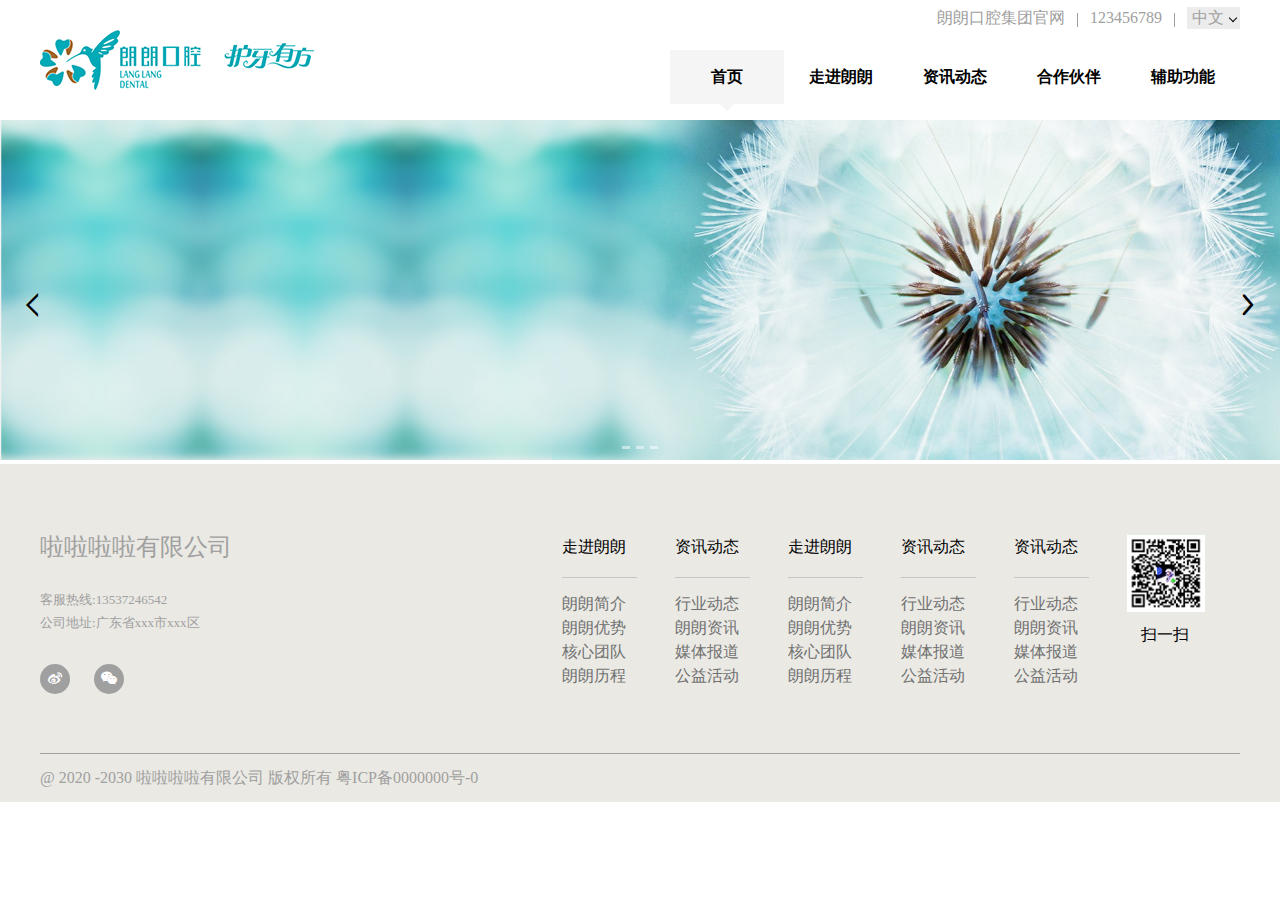
<file: index.html>
<!DOCTYPE html>
<html lang="en">

<head>
    <meta charset="UTF-8">
    <meta name="viewport" content="width=device-width, initial-scale=1.0">
    <title>学习Document</title>
    <meta name="description" content="">
    <!--项目描述-->
    <meta name="keywords" content="">
    <!--搜索关键字-->
    <link rel="shortcut icon" href="favicon.ico" type="image/x-icon" />
    <link rel="stylesheet" href="./css/normalize.css">
    <link rel="stylesheet" href="./css/common.css">
    <link rel="stylesheet" href="./css/main.css">
    <link rel="stylesheet" href="./font/font-awesome-4.7.0/css/font-awesome.min.css">
    <link rel="stylesheet" href="./font/iconfont/iconfont.css">

</head>

<body>
    <!--头部--->
    <div class="container">
        <header class="clearfix">
            <h1 class="logo pull-left">
                <a href="https://www.baidu.com/" title="点就跳" target="_blank">
                    <!--target="_blank"新窗口打开网页-->
                    <img src="./images/logo.jpg" alt="朗朗">
                </a>

            </h1>
            <div class="pull-right">
                <div class="menu-link">
                    <div class="lang">中文
                        <!--*向下箭头第一种方法<i></i>-->
                        <ul>
                            <a href="">中文</a>
                            <a href="">英文</a>
                        </ul>
                    </div>
                    <span> </span>
                    <a href="tel:123456789" title="123456789">123456789</a>
                    <span> </span>
                    <a href="https://www.baidu.com/" title="朗朗">朗朗口腔集团官网</a>
                </div>
                <nav>
                    <ul class="clearfix">
                        <li class="current">
                            <a href="index.html" title="首页">首页</a>

                        </li>
                        <li>
                            <a href="index.html" title="首页">走进朗朗</a>
                            <ul>
                                <li><a href="index.html" title="朗朗简介">朗朗简介</a></li>
                                <li><a href="index.html" title="朗朗优势">朗朗优势</a></li>
                                <li><a href="index.html" title="核心团队">核心团队</a></li>
                                <li><a href="index.html" title="朗朗历程">朗朗历程</a></li>
                            </ul>
                        </li>
                        <li>
                            <a href="index.html" title="首页">资讯动态</a>
                        </li>
                        <li>
                            <a href="index.html" title="首页">合作伙伴</a>
                        </li>
                        <li>
                            <a href="index.html" title="首页">辅助功能</a>
                        </li>
                    </ul>
                </nav>
            </div>
        </header>
    </div>
    <!--主体-->
    <div id="slide-wrap">
        <div class="slide-content">
            <ul class="clearfix ">
                <li><img src="images/shildimg.jpg" alt="看一看" style="width: 100%;"></li>
                <li><img src="images/shildimg.jpg" alt="看一看" style="width: 100%;"></li>
                <li><img src="images/shildimg.jpg" alt="看一看" style="width: 100%;"></li>
            </ul>

        </div>
        <ul class="slide-nav">
            <a href="javascript: void(0);"></a>
            <a href="javascript: void(0);"></a>
            <a href="javascript: void(0);"></a>
        </ul>
        <span class="slide-prev"><i class="iconfont icon-jiantou4"></i></span>
        <span class="slide-next"><i class="iconfont icon-jiantou"></i></span>

    </div>


    <!--脚部-->
    <footer>
        <div class="container">
            <div class="clearfix">
                <div class="pull-left">
                    <address class="footer-address">
                        <h5>啦啦啦啦有限公司</h5>
                        <p>客服热线:<a href="tel:13537246542" title="13537246542">13537246542</a></p>
                        <p>公司地址:广东省xxx市xxx区</p>
                    </address>
                    <ul class="share clearfix">
                        <a href="" class="sing-share">
                            <p>
                                <img src="./images/shareimg.png" alt="">
                            </p>
                            <i class=" fa fa-weibo" aria-hidden="true"></i>
                        </a>
                        <a href="" class="wechat-share">
                            <p>
                                <img src="./images/shareimg.png" alt="">
                            </p>
                            <i class=" fa fa-weixin" aria-hidden="true"></i>
                        </a>

                    </ul>
                </div>
                <div class="pull-right">
                    <ul class="footer-menu clearfix">
                        <dl>
                            <dt><a href="index.html" title="走进朗朗"></a>走进朗朗</dt>
                            <dd><a href="index.html" title="朗朗简介">朗朗简介</a></dd>
                            <dd><a href="index.html" title="朗朗优势">朗朗优势</a></dd>
                            <dd><a href="index.html" title="核心团队">核心团队</a></dd>
                            <dd><a href="index.html" title="朗朗历程">朗朗历程</a></dd>
                        </dl>
                        <dl>
                            <dt>资讯动态</dt>
                            <dd><a href="index.html" title="行业动态">行业动态</a></dd>
                            <dd><a href="index.html" title="朗朗资讯">朗朗资讯</a></dd>
                            <dd><a href="index.html" title="媒体报道">媒体报道</a></dd>
                            <dd><a href="index.html" title="公益活动">公益活动</a></dd>
                        </dl>
                        <dl>
                            <dt><a href="index.html" title="走进朗朗"></a>走进朗朗</dt>
                            <dd><a href="index.html" title="朗朗简介">朗朗简介</a></dd>
                            <dd><a href="index.html" title="朗朗优势">朗朗优势</a></dd>
                            <dd><a href="index.html" title="核心团队">核心团队</a></dd>
                            <dd><a href="index.html" title="朗朗历程">朗朗历程</a></dd>
                        </dl>
                        <dl>
                            <dt>资讯动态</dt>
                            <dd><a href="index.html" title="行业动态">行业动态</a></dd>
                            <dd><a href="index.html" title="朗朗资讯">朗朗资讯</a></dd>
                            <dd><a href="index.html" title="媒体报道">媒体报道</a></dd>
                            <dd><a href="index.html" title="公益活动">公益活动</a></dd>
                        </dl>
                        <dl>
                            <dt>资讯动态</dt>
                            <dd><a href="index.html" title="行业动态">行业动态</a></dd>
                            <dd><a href="index.html" title="朗朗资讯">朗朗资讯</a></dd>
                            <dd><a href="index.html" title="媒体报道">媒体报道</a></dd>
                            <dd><a href="index.html" title="公益活动">公益活动</a></dd>
                        </dl>
                        <dl>
                            <img src="./images/shareimg.png" alt="扫一扫">
                            <p class="text-center"> 扫一扫</p>

                        </dl>
                    </ul>
                </div>
            </div>
            <div id="copyright">@ 2020 -2030 啦啦啦啦有限公司 版权所有 粤ICP备0000000号-0</div>
        </div>
    </footer>

    <script src="js/banner.js"></script>
</body>

</html>

<!---->
</file>
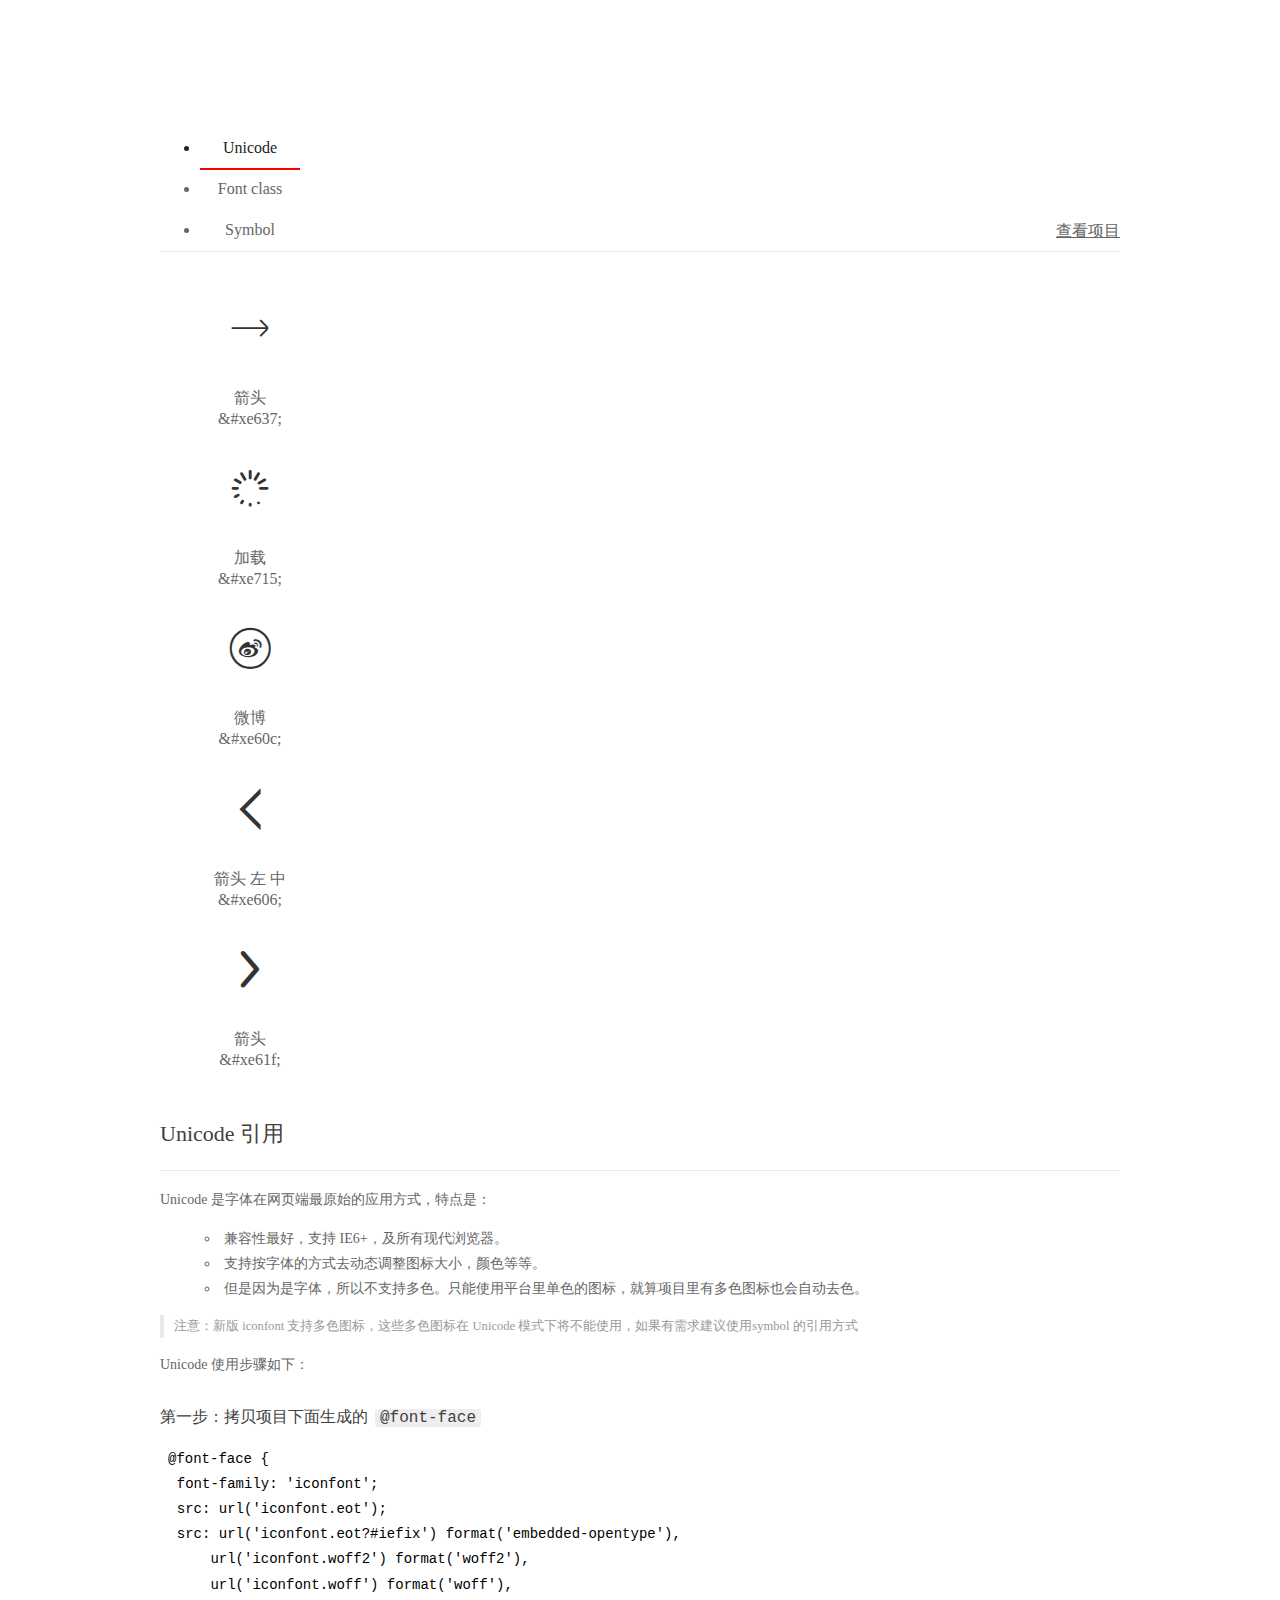
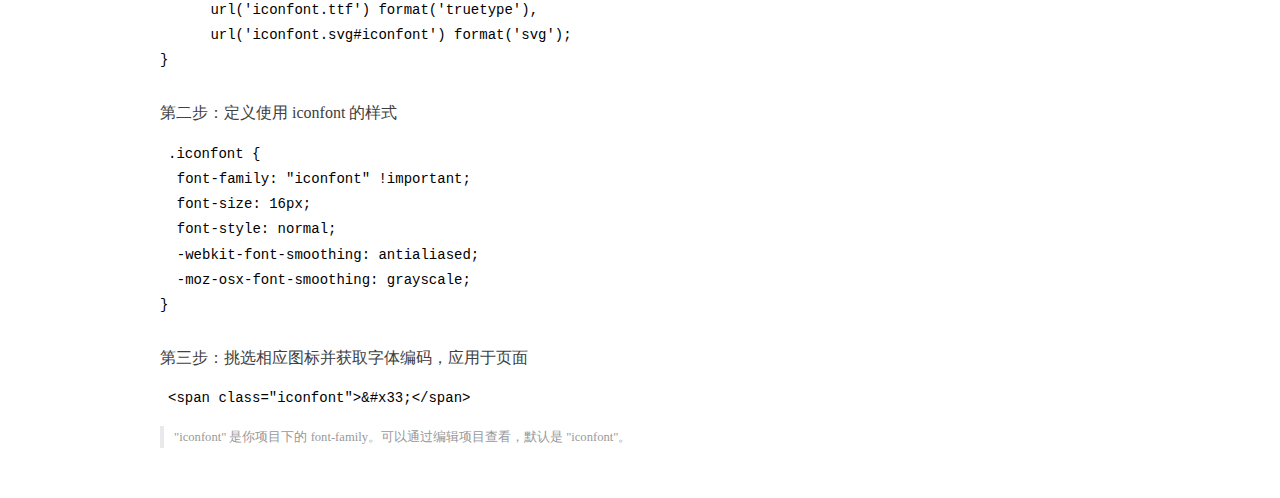
<file: font/iconfont/demo_index.html>
<!DOCTYPE html>
<html>
<head>
  <meta charset="utf-8"/>
  <title>IconFont Demo</title>
  <link rel="shortcut icon" href="https://img.alicdn.com/tps/i4/TB1_oz6GVXXXXaFXpXXJDFnIXXX-64-64.ico" type="image/x-icon"/>
  <link rel="stylesheet" href="https://g.alicdn.com/thx/cube/1.3.2/cube.min.css">
  <link rel="stylesheet" href="demo.css">
  <link rel="stylesheet" href="iconfont.css">
  <script src="iconfont.js"></script>
  <!-- jQuery -->
  <script src="https://a1.alicdn.com/oss/uploads/2018/12/26/7bfddb60-08e8-11e9-9b04-53e73bb6408b.js"></script>
  <!-- 代码高亮 -->
  <script src="https://a1.alicdn.com/oss/uploads/2018/12/26/a3f714d0-08e6-11e9-8a15-ebf944d7534c.js"></script>
</head>
<body>
  <div class="main">
    <h1 class="logo"><a href="https://www.iconfont.cn/" title="iconfont 首页" target="_blank">&#xe86b;</a></h1>
    <div class="nav-tabs">
      <ul id="tabs" class="dib-box">
        <li class="dib active"><span>Unicode</span></li>
        <li class="dib"><span>Font class</span></li>
        <li class="dib"><span>Symbol</span></li>
      </ul>
      
      <a href="https://www.iconfont.cn/manage/index?manage_type=myprojects&projectId=1807315" target="_blank" class="nav-more">查看项目</a>
      
    </div>
    <div class="tab-container">
      <div class="content unicode" style="display: block;">
          <ul class="icon_lists dib-box">
          
            <li class="dib">
              <span class="icon iconfont">&#xe637;</span>
                <div class="name">箭头</div>
                <div class="code-name">&amp;#xe637;</div>
              </li>
          
            <li class="dib">
              <span class="icon iconfont">&#xe715;</span>
                <div class="name">加载</div>
                <div class="code-name">&amp;#xe715;</div>
              </li>
          
            <li class="dib">
              <span class="icon iconfont">&#xe60c;</span>
                <div class="name">微博</div>
                <div class="code-name">&amp;#xe60c;</div>
              </li>
          
            <li class="dib">
              <span class="icon iconfont">&#xe606;</span>
                <div class="name">箭头 左 中</div>
                <div class="code-name">&amp;#xe606;</div>
              </li>
          
            <li class="dib">
              <span class="icon iconfont">&#xe61f;</span>
                <div class="name">箭头</div>
                <div class="code-name">&amp;#xe61f;</div>
              </li>
          
          </ul>
          <div class="article markdown">
          <h2 id="unicode-">Unicode 引用</h2>
          <hr>

          <p>Unicode 是字体在网页端最原始的应用方式，特点是：</p>
          <ul>
            <li>兼容性最好，支持 IE6+，及所有现代浏览器。</li>
            <li>支持按字体的方式去动态调整图标大小，颜色等等。</li>
            <li>但是因为是字体，所以不支持多色。只能使用平台里单色的图标，就算项目里有多色图标也会自动去色。</li>
          </ul>
          <blockquote>
            <p>注意：新版 iconfont 支持多色图标，这些多色图标在 Unicode 模式下将不能使用，如果有需求建议使用symbol 的引用方式</p>
          </blockquote>
          <p>Unicode 使用步骤如下：</p>
          <h3 id="-font-face">第一步：拷贝项目下面生成的 <code>@font-face</code></h3>
<pre><code class="language-css"
>@font-face {
  font-family: 'iconfont';
  src: url('iconfont.eot');
  src: url('iconfont.eot?#iefix') format('embedded-opentype'),
      url('iconfont.woff2') format('woff2'),
      url('iconfont.woff') format('woff'),
      url('iconfont.ttf') format('truetype'),
      url('iconfont.svg#iconfont') format('svg');
}
</code></pre>
          <h3 id="-iconfont-">第二步：定义使用 iconfont 的样式</h3>
<pre><code class="language-css"
>.iconfont {
  font-family: "iconfont" !important;
  font-size: 16px;
  font-style: normal;
  -webkit-font-smoothing: antialiased;
  -moz-osx-font-smoothing: grayscale;
}
</code></pre>
          <h3 id="-">第三步：挑选相应图标并获取字体编码，应用于页面</h3>
<pre>
<code class="language-html"
>&lt;span class="iconfont"&gt;&amp;#x33;&lt;/span&gt;
</code></pre>
          <blockquote>
            <p>"iconfont" 是你项目下的 font-family。可以通过编辑项目查看，默认是 "iconfont"。</p>
          </blockquote>
          </div>
      </div>
      <div class="content font-class">
        <ul class="icon_lists dib-box">
          
          <li class="dib">
            <span class="icon iconfont icon-jiantou1"></span>
            <div class="name">
              箭头
            </div>
            <div class="code-name">.icon-jiantou1
            </div>
          </li>
          
          <li class="dib">
            <span class="icon iconfont icon-jiazai"></span>
            <div class="name">
              加载
            </div>
            <div class="code-name">.icon-jiazai
            </div>
          </li>
          
          <li class="dib">
            <span class="icon iconfont icon-weibo"></span>
            <div class="name">
              微博
            </div>
            <div class="code-name">.icon-weibo
            </div>
          </li>
          
          <li class="dib">
            <span class="icon iconfont icon-jiantou4"></span>
            <div class="name">
              箭头 左 中
            </div>
            <div class="code-name">.icon-jiantou4
            </div>
          </li>
          
          <li class="dib">
            <span class="icon iconfont icon-jiantou"></span>
            <div class="name">
              箭头
            </div>
            <div class="code-name">.icon-jiantou
            </div>
          </li>
          
        </ul>
        <div class="article markdown">
        <h2 id="font-class-">font-class 引用</h2>
        <hr>

        <p>font-class 是 Unicode 使用方式的一种变种，主要是解决 Unicode 书写不直观，语意不明确的问题。</p>
        <p>与 Unicode 使用方式相比，具有如下特点：</p>
        <ul>
          <li>兼容性良好，支持 IE8+，及所有现代浏览器。</li>
          <li>相比于 Unicode 语意明确，书写更直观。可以很容易分辨这个 icon 是什么。</li>
          <li>因为使用 class 来定义图标，所以当要替换图标时，只需要修改 class 里面的 Unicode 引用。</li>
          <li>不过因为本质上还是使用的字体，所以多色图标还是不支持的。</li>
        </ul>
        <p>使用步骤如下：</p>
        <h3 id="-fontclass-">第一步：引入项目下面生成的 fontclass 代码：</h3>
<pre><code class="language-html">&lt;link rel="stylesheet" href="./iconfont.css"&gt;
</code></pre>
        <h3 id="-">第二步：挑选相应图标并获取类名，应用于页面：</h3>
<pre><code class="language-html">&lt;span class="iconfont icon-xxx"&gt;&lt;/span&gt;
</code></pre>
        <blockquote>
          <p>"
            iconfont" 是你项目下的 font-family。可以通过编辑项目查看，默认是 "iconfont"。</p>
        </blockquote>
      </div>
      </div>
      <div class="content symbol">
          <ul class="icon_lists dib-box">
          
            <li class="dib">
                <svg class="icon svg-icon" aria-hidden="true">
                  <use xlink:href="#icon-jiantou1"></use>
                </svg>
                <div class="name">箭头</div>
                <div class="code-name">#icon-jiantou1</div>
            </li>
          
            <li class="dib">
                <svg class="icon svg-icon" aria-hidden="true">
                  <use xlink:href="#icon-jiazai"></use>
                </svg>
                <div class="name">加载</div>
                <div class="code-name">#icon-jiazai</div>
            </li>
          
            <li class="dib">
                <svg class="icon svg-icon" aria-hidden="true">
                  <use xlink:href="#icon-weibo"></use>
                </svg>
                <div class="name">微博</div>
                <div class="code-name">#icon-weibo</div>
            </li>
          
            <li class="dib">
                <svg class="icon svg-icon" aria-hidden="true">
                  <use xlink:href="#icon-jiantou4"></use>
                </svg>
                <div class="name">箭头 左 中</div>
                <div class="code-name">#icon-jiantou4</div>
            </li>
          
            <li class="dib">
                <svg class="icon svg-icon" aria-hidden="true">
                  <use xlink:href="#icon-jiantou"></use>
                </svg>
                <div class="name">箭头</div>
                <div class="code-name">#icon-jiantou</div>
            </li>
          
          </ul>
          <div class="article markdown">
          <h2 id="symbol-">Symbol 引用</h2>
          <hr>

          <p>这是一种全新的使用方式，应该说这才是未来的主流，也是平台目前推荐的用法。相关介绍可以参考这篇<a href="">文章</a>
            这种用法其实是做了一个 SVG 的集合，与另外两种相比具有如下特点：</p>
          <ul>
            <li>支持多色图标了，不再受单色限制。</li>
            <li>通过一些技巧，支持像字体那样，通过 <code>font-size</code>, <code>color</code> 来调整样式。</li>
            <li>兼容性较差，支持 IE9+，及现代浏览器。</li>
            <li>浏览器渲染 SVG 的性能一般，还不如 png。</li>
          </ul>
          <p>使用步骤如下：</p>
          <h3 id="-symbol-">第一步：引入项目下面生成的 symbol 代码：</h3>
<pre><code class="language-html">&lt;script src="./iconfont.js"&gt;&lt;/script&gt;
</code></pre>
          <h3 id="-css-">第二步：加入通用 CSS 代码（引入一次就行）：</h3>
<pre><code class="language-html">&lt;style&gt;
.icon {
  width: 1em;
  height: 1em;
  vertical-align: -0.15em;
  fill: currentColor;
  overflow: hidden;
}
&lt;/style&gt;
</code></pre>
          <h3 id="-">第三步：挑选相应图标并获取类名，应用于页面：</h3>
<pre><code class="language-html">&lt;svg class="icon" aria-hidden="true"&gt;
  &lt;use xlink:href="#icon-xxx"&gt;&lt;/use&gt;
&lt;/svg&gt;
</code></pre>
          </div>
      </div>

    </div>
  </div>
  <script>
  $(document).ready(function () {
      $('.tab-container .content:first').show()

      $('#tabs li').click(function (e) {
        var tabContent = $('.tab-container .content')
        var index = $(this).index()

        if ($(this).hasClass('active')) {
          return
        } else {
          $('#tabs li').removeClass('active')
          $(this).addClass('active')

          tabContent.hide().eq(index).fadeIn()
        }
      })
    })
  </script>
</body>
</html>
</file>
<file: css/common.css>
@charset "UTF-8";
.color-main {
  color: #02a3b3; }

.color-seconde {
  color: #9e563b; }

.text-main {
  color: #010101; }

.container {
  width: 1200px;
  margin: auto; }

.pull-left {
  float: left; }

.pull-right {
  float: right; }

.text-left {
  text-align: left; }

.text-right {
  text-align: right; }

.text-center {
  text-align: center; }

.logo {
  margin-top: 30px;
  margin-bottom: 30px; }
  .logo img {
    display: block; }

.menu-link {
  margin-top: 7px;
  line-height: 22px; }
  .menu-link a,
  .menu-link span,
  .menu-link div {
    float: right; }
  .menu-link a {
    color: #a0a0a0; }
  .menu-link span {
    width: 1px;
    height: 14px;
    background-color: #a0a0a0;
    margin: 0 12px;
    margin-top: 6px; }

.lang {
  position: relative;
  width: 53px;
  height: 22px;
  background-color: #ececec;
  color: #a0a0a0;
  text-align: center;
  /*向下箭头第一种方法 i{
      display: inline-block;
      width: 8px;
      height: 10px;
      background-image: url(../images/icon.png);
      background-repeat: no-repeat;
      background-position:center;
      
  }*/
  /*向下箭头第一种方法*/ }
  .lang:after {
    content: "";
    display: inline-block;
    width: 6px;
    height: 6px;
    margin: 0 0 2px 2px;
    border-left: 1px solid black;
    border-bottom: 1px solid black;
    -webkit-box-sizing: border-box;
    -moz-box-sizing: border-box;
    -ms-box-sizing: border-box;
    -o-box-sizing: border-box;
    box-sizing: border-box;
    -webkit-transform: rotate(-45deg);
    -moz-transform: rotate(-45deg);
    -ms-transform: rotate(-45deg);
    -o-transform: rotate(-45deg);
    transform: rotate(-45deg); }
  .lang:hover ul {
    display: block; }
  .lang ul {
    z-index: 10;
    display: none;
    position: absolute;
    top: 100%;
    right: 0;
    width: 60px;
    background-color: #e0e0e0; }
  .lang a {
    display: block;
    width: 100%;
    height: 28px;
    line-height: 28px;
    text-align: center; }
    .lang a:hover {
      color: #02a3b3;
      background-color: chartreuse; }

nav {
  margin-top: 50px; }
  nav > ul > li {
    float: left;
    position: relative; }
    nav > ul > li > a {
      color: black;
      font-weight: bold; }
      nav > ul > li > a:after {
        display: none;
        content: "";
        position: absolute;
        bottom: -14px;
        z-index: 2;
        border-top: 7px solid #f5f5f5;
        border-bottom: 7px solid transparent;
        border-left: 7px solid transparent;
        border-right: 7px solid transparent;
        /*剧中*/
        left: 50%;
        margin-left: -7px; }
    nav > ul > li:hover a, nav > ul > li.current a {
      background-color: #f5f5f5; }
    nav > ul > li:hover a:after, nav > ul > li.current a:after {
      display: block; }
  nav ul ul {
    position: absolute;
    padding-top: 15px;
    display: none; }
    nav ul ul a {
      color: black;
      width: 114px;
      height: 41px;
      line-height: 41px;
      text-align: center; }
      nav ul ul a:hover {
        background-color: #eaeaea; }
  nav li:hover > ul {
    display: block; }
  nav li a {
    display: block;
    width: 114px;
    height: 54px;
    line-height: 54px;
    text-align: center; }

body > footer {
  background-color: #eae9e4;
  padding-top: 70px; }

#copyright {
  border-top: 1px solid #a0a0a0;
  line-height: 48px;
  color: #a0a0a0;
  margin-top: 59px; }

.footer-address h5 {
  margin-bottom: 26px;
  color: #a0a0a0;
  font-size: 24px; }
.footer-address p {
  font-size: 13px;
  color: #a0a0a0;
  line-height: 23px; }
.footer-address a {
  color: #a0a0a0; }

.share {
  margin-top: 30px; }
  .share a {
    position: relative;
    float: left;
    width: 30px;
    height: 30px;
    margin-right: 24px;
    background-color: #a0a0a0;
    line-height: 30px;
    text-align: center;
    color: #fff;
    font-size: 14px;
    border-radius: 100px; }
    .share a:hover p {
      visibility: visible;
      opacity: 1;
      filter: alpha(opacity=100); }
  .share p {
    display: block;
    visibility: hidden;
    position: absolute;
    width: 80px;
    height: 80px;
    border-radius: 10px;
    bottom: 150%;
    left: 50%;
    margin-left: -40px;
    background-color: white;
    opacity: 0;
    filter: alpha(opacity=0);
    filter: drop-shadow(0 0 10px rgba(0, 0, 0, 0.8));
    -webkit-transition: all 0.3s ease 0s;
    -moz-transition: all 0.3s ease 0s;
    -ms-transition: all 0.3s ease 0s;
    -o-transition: all 0.3s ease 0s;
    transition: all 0.3s ease 0s; }
    .share p::after {
      content: "";
      position: absolute;
      border-top: 8px solid white;
      border-bottom: 8px solid transparent;
      border-left: 8px solid transparent;
      border-right: 8px solid transparent;
      bottom: -15px;
      margin-left: -48px; }
  .share img {
    width: 100%;
    height: 100%; }

.sing-share:hover {
  background-color: #fd0d51; }

.wechat-share:hover {
  background-color: #1dd76c; }

.footer-menu dl {
  float: left;
  width: 75px;
  margin-right: 38px; }
  .footer-menu dl img {
    width: 78px;
    height: 78px;
    margin-bottom: 10px; }
.footer-menu dt {
  padding-bottom: 17px;
  margin-bottom: 14px;
  border-bottom: 1px solid #c5c5c5;
  line-height: 26px; }
.footer-menu dd {
  line-height: 24px; }
  .footer-menu dd a {
    color: #717171; }

.common-column {
  text-align: center; }
  .common-column h4 {
    font-size: 26px;
    font-weight: normal; }
  .common-column p {
    margin-top: 12px;
    color: #a0a0a0;
    text-transform: uppercase; }
  .common-column span {
    display: inline-block;
    height: 13px;
    margin: 0 9px;
    border-left: 1px solid #cfcfcf; }

.common-more {
  display: inline-block;
  width: 91px;
  height: 30px;
  border: 1px solid #676767;
  color: #585858;
  font-size: 12px;
  text-align: center;
  line-height: 30px; }
  .common-more img {
    padding-left: 7px; }

.clearfix:after {
  content: ".";
  display: block;
  height: 0;
  clear: both;
  visibility: hidden; }

.clearfix {
  display: inline-block; }

* html .clearfix {
  height: 1%; }

.clearfix {
  display: block; }

.padding-top-1 {
  padding-top: 1px; }

.padding-bottom-1 {
  padding-bottom: 1px; }

.padding-top-2 {
  padding-top: 2px; }

.padding-bottom-2 {
  padding-bottom: 2px; }

.padding-top-3 {
  padding-top: 3px; }

.padding-bottom-3 {
  padding-bottom: 3px; }

.padding-top-4 {
  padding-top: 4px; }

.padding-bottom-4 {
  padding-bottom: 4px; }

.padding-top-5 {
  padding-top: 5px; }

.padding-bottom-5 {
  padding-bottom: 5px; }

.padding-top-6 {
  padding-top: 6px; }

.padding-bottom-6 {
  padding-bottom: 6px; }

.padding-top-7 {
  padding-top: 7px; }

.padding-bottom-7 {
  padding-bottom: 7px; }

.padding-top-8 {
  padding-top: 8px; }

.padding-bottom-8 {
  padding-bottom: 8px; }

.padding-top-9 {
  padding-top: 9px; }

.padding-bottom-9 {
  padding-bottom: 9px; }

.padding-top-10 {
  padding-top: 10px; }

.padding-bottom-10 {
  padding-bottom: 10px; }

.padding-top-11 {
  padding-top: 11px; }

.padding-bottom-11 {
  padding-bottom: 11px; }

.padding-top-12 {
  padding-top: 12px; }

.padding-bottom-12 {
  padding-bottom: 12px; }

.padding-top-13 {
  padding-top: 13px; }

.padding-bottom-13 {
  padding-bottom: 13px; }

.padding-top-14 {
  padding-top: 14px; }

.padding-bottom-14 {
  padding-bottom: 14px; }

.padding-top-15 {
  padding-top: 15px; }

.padding-bottom-15 {
  padding-bottom: 15px; }

.padding-top-16 {
  padding-top: 16px; }

.padding-bottom-16 {
  padding-bottom: 16px; }

.padding-top-17 {
  padding-top: 17px; }

.padding-bottom-17 {
  padding-bottom: 17px; }

.padding-top-18 {
  padding-top: 18px; }

.padding-bottom-18 {
  padding-bottom: 18px; }

.padding-top-19 {
  padding-top: 19px; }

.padding-bottom-19 {
  padding-bottom: 19px; }

.padding-top-20 {
  padding-top: 20px; }

.padding-bottom-20 {
  padding-bottom: 20px; }

.padding-top-21 {
  padding-top: 21px; }

.padding-bottom-21 {
  padding-bottom: 21px; }

.padding-top-22 {
  padding-top: 22px; }

.padding-bottom-22 {
  padding-bottom: 22px; }

.padding-top-23 {
  padding-top: 23px; }

.padding-bottom-23 {
  padding-bottom: 23px; }

.padding-top-24 {
  padding-top: 24px; }

.padding-bottom-24 {
  padding-bottom: 24px; }

.padding-top-25 {
  padding-top: 25px; }

.padding-bottom-25 {
  padding-bottom: 25px; }

.padding-top-26 {
  padding-top: 26px; }

.padding-bottom-26 {
  padding-bottom: 26px; }

.padding-top-27 {
  padding-top: 27px; }

.padding-bottom-27 {
  padding-bottom: 27px; }

.padding-top-28 {
  padding-top: 28px; }

.padding-bottom-28 {
  padding-bottom: 28px; }

.padding-top-29 {
  padding-top: 29px; }

.padding-bottom-29 {
  padding-bottom: 29px; }

.padding-top-30 {
  padding-top: 30px; }

.padding-bottom-30 {
  padding-bottom: 30px; }

.padding-top-31 {
  padding-top: 31px; }

.padding-bottom-31 {
  padding-bottom: 31px; }

.padding-top-32 {
  padding-top: 32px; }

.padding-bottom-32 {
  padding-bottom: 32px; }

.padding-top-33 {
  padding-top: 33px; }

.padding-bottom-33 {
  padding-bottom: 33px; }

.padding-top-34 {
  padding-top: 34px; }

.padding-bottom-34 {
  padding-bottom: 34px; }

.padding-top-35 {
  padding-top: 35px; }

.padding-bottom-35 {
  padding-bottom: 35px; }

.padding-top-36 {
  padding-top: 36px; }

.padding-bottom-36 {
  padding-bottom: 36px; }

.padding-top-37 {
  padding-top: 37px; }

.padding-bottom-37 {
  padding-bottom: 37px; }

.padding-top-38 {
  padding-top: 38px; }

.padding-bottom-38 {
  padding-bottom: 38px; }

.padding-top-39 {
  padding-top: 39px; }

.padding-bottom-39 {
  padding-bottom: 39px; }

.padding-top-40 {
  padding-top: 40px; }

.padding-bottom-40 {
  padding-bottom: 40px; }

.padding-top-41 {
  padding-top: 41px; }

.padding-bottom-41 {
  padding-bottom: 41px; }

.padding-top-42 {
  padding-top: 42px; }

.padding-bottom-42 {
  padding-bottom: 42px; }

.padding-top-43 {
  padding-top: 43px; }

.padding-bottom-43 {
  padding-bottom: 43px; }

.padding-top-44 {
  padding-top: 44px; }

.padding-bottom-44 {
  padding-bottom: 44px; }

.padding-top-45 {
  padding-top: 45px; }

.padding-bottom-45 {
  padding-bottom: 45px; }

.padding-top-46 {
  padding-top: 46px; }

.padding-bottom-46 {
  padding-bottom: 46px; }

.padding-top-47 {
  padding-top: 47px; }

.padding-bottom-47 {
  padding-bottom: 47px; }

.padding-top-48 {
  padding-top: 48px; }

.padding-bottom-48 {
  padding-bottom: 48px; }

.padding-top-49 {
  padding-top: 49px; }

.padding-bottom-49 {
  padding-bottom: 49px; }

.padding-top-50 {
  padding-top: 50px; }

.padding-bottom-50 {
  padding-bottom: 50px; }

.padding-top-51 {
  padding-top: 51px; }

.padding-bottom-51 {
  padding-bottom: 51px; }

.padding-top-52 {
  padding-top: 52px; }

.padding-bottom-52 {
  padding-bottom: 52px; }

.padding-top-53 {
  padding-top: 53px; }

.padding-bottom-53 {
  padding-bottom: 53px; }

.padding-top-54 {
  padding-top: 54px; }

.padding-bottom-54 {
  padding-bottom: 54px; }

.padding-top-55 {
  padding-top: 55px; }

.padding-bottom-55 {
  padding-bottom: 55px; }

.padding-top-56 {
  padding-top: 56px; }

.padding-bottom-56 {
  padding-bottom: 56px; }

.padding-top-57 {
  padding-top: 57px; }

.padding-bottom-57 {
  padding-bottom: 57px; }

.padding-top-58 {
  padding-top: 58px; }

.padding-bottom-58 {
  padding-bottom: 58px; }

.padding-top-59 {
  padding-top: 59px; }

.padding-bottom-59 {
  padding-bottom: 59px; }

.padding-top-60 {
  padding-top: 60px; }

.padding-bottom-60 {
  padding-bottom: 60px; }

.padding-top-61 {
  padding-top: 61px; }

.padding-bottom-61 {
  padding-bottom: 61px; }

.padding-top-62 {
  padding-top: 62px; }

.padding-bottom-62 {
  padding-bottom: 62px; }

.padding-top-63 {
  padding-top: 63px; }

.padding-bottom-63 {
  padding-bottom: 63px; }

.padding-top-64 {
  padding-top: 64px; }

.padding-bottom-64 {
  padding-bottom: 64px; }

.padding-top-65 {
  padding-top: 65px; }

.padding-bottom-65 {
  padding-bottom: 65px; }

.padding-top-66 {
  padding-top: 66px; }

.padding-bottom-66 {
  padding-bottom: 66px; }

.padding-top-67 {
  padding-top: 67px; }

.padding-bottom-67 {
  padding-bottom: 67px; }

.padding-top-68 {
  padding-top: 68px; }

.padding-bottom-68 {
  padding-bottom: 68px; }

.padding-top-69 {
  padding-top: 69px; }

.padding-bottom-69 {
  padding-bottom: 69px; }

.padding-top-70 {
  padding-top: 70px; }

.padding-bottom-70 {
  padding-bottom: 70px; }

.padding-top-71 {
  padding-top: 71px; }

.padding-bottom-71 {
  padding-bottom: 71px; }

.padding-top-72 {
  padding-top: 72px; }

.padding-bottom-72 {
  padding-bottom: 72px; }

.padding-top-73 {
  padding-top: 73px; }

.padding-bottom-73 {
  padding-bottom: 73px; }

.padding-top-74 {
  padding-top: 74px; }

.padding-bottom-74 {
  padding-bottom: 74px; }

.padding-top-75 {
  padding-top: 75px; }

.padding-bottom-75 {
  padding-bottom: 75px; }

.padding-top-76 {
  padding-top: 76px; }

.padding-bottom-76 {
  padding-bottom: 76px; }

.padding-top-77 {
  padding-top: 77px; }

.padding-bottom-77 {
  padding-bottom: 77px; }

.padding-top-78 {
  padding-top: 78px; }

.padding-bottom-78 {
  padding-bottom: 78px; }

.padding-top-79 {
  padding-top: 79px; }

.padding-bottom-79 {
  padding-bottom: 79px; }

.padding-top-80 {
  padding-top: 80px; }

.padding-bottom-80 {
  padding-bottom: 80px; }

.padding-top-81 {
  padding-top: 81px; }

.padding-bottom-81 {
  padding-bottom: 81px; }

.padding-top-82 {
  padding-top: 82px; }

.padding-bottom-82 {
  padding-bottom: 82px; }

.padding-top-83 {
  padding-top: 83px; }

.padding-bottom-83 {
  padding-bottom: 83px; }

.padding-top-84 {
  padding-top: 84px; }

.padding-bottom-84 {
  padding-bottom: 84px; }

.padding-top-85 {
  padding-top: 85px; }

.padding-bottom-85 {
  padding-bottom: 85px; }

.padding-top-86 {
  padding-top: 86px; }

.padding-bottom-86 {
  padding-bottom: 86px; }

.padding-top-87 {
  padding-top: 87px; }

.padding-bottom-87 {
  padding-bottom: 87px; }

.padding-top-88 {
  padding-top: 88px; }

.padding-bottom-88 {
  padding-bottom: 88px; }

.padding-top-89 {
  padding-top: 89px; }

.padding-bottom-89 {
  padding-bottom: 89px; }

.padding-top-90 {
  padding-top: 90px; }

.padding-bottom-90 {
  padding-bottom: 90px; }

.padding-top-91 {
  padding-top: 91px; }

.padding-bottom-91 {
  padding-bottom: 91px; }

.padding-top-92 {
  padding-top: 92px; }

.padding-bottom-92 {
  padding-bottom: 92px; }

.padding-top-93 {
  padding-top: 93px; }

.padding-bottom-93 {
  padding-bottom: 93px; }

.padding-top-94 {
  padding-top: 94px; }

.padding-bottom-94 {
  padding-bottom: 94px; }

.padding-top-95 {
  padding-top: 95px; }

.padding-bottom-95 {
  padding-bottom: 95px; }

.padding-top-96 {
  padding-top: 96px; }

.padding-bottom-96 {
  padding-bottom: 96px; }

.padding-top-97 {
  padding-top: 97px; }

.padding-bottom-97 {
  padding-bottom: 97px; }

.padding-top-98 {
  padding-top: 98px; }

.padding-bottom-98 {
  padding-bottom: 98px; }

.padding-top-99 {
  padding-top: 99px; }

.padding-bottom-99 {
  padding-bottom: 99px; }

.margin-top-1 {
  margin-top: 1px; }

.margin-bottom-1 {
  margin-bottom: 1px; }

.margin-top-2 {
  margin-top: 2px; }

.margin-bottom-2 {
  margin-bottom: 2px; }

.margin-top-3 {
  margin-top: 3px; }

.margin-bottom-3 {
  margin-bottom: 3px; }

.margin-top-4 {
  margin-top: 4px; }

.margin-bottom-4 {
  margin-bottom: 4px; }

.margin-top-5 {
  margin-top: 5px; }

.margin-bottom-5 {
  margin-bottom: 5px; }

.margin-top-6 {
  margin-top: 6px; }

.margin-bottom-6 {
  margin-bottom: 6px; }

.margin-top-7 {
  margin-top: 7px; }

.margin-bottom-7 {
  margin-bottom: 7px; }

.margin-top-8 {
  margin-top: 8px; }

.margin-bottom-8 {
  margin-bottom: 8px; }

.margin-top-9 {
  margin-top: 9px; }

.margin-bottom-9 {
  margin-bottom: 9px; }

.margin-top-10 {
  margin-top: 10px; }

.margin-bottom-10 {
  margin-bottom: 10px; }

.margin-top-11 {
  margin-top: 11px; }

.margin-bottom-11 {
  margin-bottom: 11px; }

.margin-top-12 {
  margin-top: 12px; }

.margin-bottom-12 {
  margin-bottom: 12px; }

.margin-top-13 {
  margin-top: 13px; }

.margin-bottom-13 {
  margin-bottom: 13px; }

.margin-top-14 {
  margin-top: 14px; }

.margin-bottom-14 {
  margin-bottom: 14px; }

.margin-top-15 {
  margin-top: 15px; }

.margin-bottom-15 {
  margin-bottom: 15px; }

.margin-top-16 {
  margin-top: 16px; }

.margin-bottom-16 {
  margin-bottom: 16px; }

.margin-top-17 {
  margin-top: 17px; }

.margin-bottom-17 {
  margin-bottom: 17px; }

.margin-top-18 {
  margin-top: 18px; }

.margin-bottom-18 {
  margin-bottom: 18px; }

.margin-top-19 {
  margin-top: 19px; }

.margin-bottom-19 {
  margin-bottom: 19px; }

.margin-top-20 {
  margin-top: 20px; }

.margin-bottom-20 {
  margin-bottom: 20px; }

.margin-top-21 {
  margin-top: 21px; }

.margin-bottom-21 {
  margin-bottom: 21px; }

.margin-top-22 {
  margin-top: 22px; }

.margin-bottom-22 {
  margin-bottom: 22px; }

.margin-top-23 {
  margin-top: 23px; }

.margin-bottom-23 {
  margin-bottom: 23px; }

.margin-top-24 {
  margin-top: 24px; }

.margin-bottom-24 {
  margin-bottom: 24px; }

.margin-top-25 {
  margin-top: 25px; }

.margin-bottom-25 {
  margin-bottom: 25px; }

.margin-top-26 {
  margin-top: 26px; }

.margin-bottom-26 {
  margin-bottom: 26px; }

.margin-top-27 {
  margin-top: 27px; }

.margin-bottom-27 {
  margin-bottom: 27px; }

.margin-top-28 {
  margin-top: 28px; }

.margin-bottom-28 {
  margin-bottom: 28px; }

.margin-top-29 {
  margin-top: 29px; }

.margin-bottom-29 {
  margin-bottom: 29px; }

.margin-top-30 {
  margin-top: 30px; }

.margin-bottom-30 {
  margin-bottom: 30px; }

.margin-top-31 {
  margin-top: 31px; }

.margin-bottom-31 {
  margin-bottom: 31px; }

.margin-top-32 {
  margin-top: 32px; }

.margin-bottom-32 {
  margin-bottom: 32px; }

.margin-top-33 {
  margin-top: 33px; }

.margin-bottom-33 {
  margin-bottom: 33px; }

.margin-top-34 {
  margin-top: 34px; }

.margin-bottom-34 {
  margin-bottom: 34px; }

.margin-top-35 {
  margin-top: 35px; }

.margin-bottom-35 {
  margin-bottom: 35px; }

.margin-top-36 {
  margin-top: 36px; }

.margin-bottom-36 {
  margin-bottom: 36px; }

.margin-top-37 {
  margin-top: 37px; }

.margin-bottom-37 {
  margin-bottom: 37px; }

.margin-top-38 {
  margin-top: 38px; }

.margin-bottom-38 {
  margin-bottom: 38px; }

.margin-top-39 {
  margin-top: 39px; }

.margin-bottom-39 {
  margin-bottom: 39px; }

.margin-top-40 {
  margin-top: 40px; }

.margin-bottom-40 {
  margin-bottom: 40px; }

.margin-top-41 {
  margin-top: 41px; }

.margin-bottom-41 {
  margin-bottom: 41px; }

.margin-top-42 {
  margin-top: 42px; }

.margin-bottom-42 {
  margin-bottom: 42px; }

.margin-top-43 {
  margin-top: 43px; }

.margin-bottom-43 {
  margin-bottom: 43px; }

.margin-top-44 {
  margin-top: 44px; }

.margin-bottom-44 {
  margin-bottom: 44px; }

.margin-top-45 {
  margin-top: 45px; }

.margin-bottom-45 {
  margin-bottom: 45px; }

.margin-top-46 {
  margin-top: 46px; }

.margin-bottom-46 {
  margin-bottom: 46px; }

.margin-top-47 {
  margin-top: 47px; }

.margin-bottom-47 {
  margin-bottom: 47px; }

.margin-top-48 {
  margin-top: 48px; }

.margin-bottom-48 {
  margin-bottom: 48px; }

.margin-top-49 {
  margin-top: 49px; }

.margin-bottom-49 {
  margin-bottom: 49px; }

.margin-top-50 {
  margin-top: 50px; }

.margin-bottom-50 {
  margin-bottom: 50px; }

.margin-top-51 {
  margin-top: 51px; }

.margin-bottom-51 {
  margin-bottom: 51px; }

.margin-top-52 {
  margin-top: 52px; }

.margin-bottom-52 {
  margin-bottom: 52px; }

.margin-top-53 {
  margin-top: 53px; }

.margin-bottom-53 {
  margin-bottom: 53px; }

.margin-top-54 {
  margin-top: 54px; }

.margin-bottom-54 {
  margin-bottom: 54px; }

.margin-top-55 {
  margin-top: 55px; }

.margin-bottom-55 {
  margin-bottom: 55px; }

.margin-top-56 {
  margin-top: 56px; }

.margin-bottom-56 {
  margin-bottom: 56px; }

.margin-top-57 {
  margin-top: 57px; }

.margin-bottom-57 {
  margin-bottom: 57px; }

.margin-top-58 {
  margin-top: 58px; }

.margin-bottom-58 {
  margin-bottom: 58px; }

.margin-top-59 {
  margin-top: 59px; }

.margin-bottom-59 {
  margin-bottom: 59px; }

.margin-top-60 {
  margin-top: 60px; }

.margin-bottom-60 {
  margin-bottom: 60px; }

.margin-top-61 {
  margin-top: 61px; }

.margin-bottom-61 {
  margin-bottom: 61px; }

.margin-top-62 {
  margin-top: 62px; }

.margin-bottom-62 {
  margin-bottom: 62px; }

.margin-top-63 {
  margin-top: 63px; }

.margin-bottom-63 {
  margin-bottom: 63px; }

.margin-top-64 {
  margin-top: 64px; }

.margin-bottom-64 {
  margin-bottom: 64px; }

.margin-top-65 {
  margin-top: 65px; }

.margin-bottom-65 {
  margin-bottom: 65px; }

.margin-top-66 {
  margin-top: 66px; }

.margin-bottom-66 {
  margin-bottom: 66px; }

.margin-top-67 {
  margin-top: 67px; }

.margin-bottom-67 {
  margin-bottom: 67px; }

.margin-top-68 {
  margin-top: 68px; }

.margin-bottom-68 {
  margin-bottom: 68px; }

.margin-top-69 {
  margin-top: 69px; }

.margin-bottom-69 {
  margin-bottom: 69px; }

.margin-top-70 {
  margin-top: 70px; }

.margin-bottom-70 {
  margin-bottom: 70px; }

.margin-top-71 {
  margin-top: 71px; }

.margin-bottom-71 {
  margin-bottom: 71px; }

.margin-top-72 {
  margin-top: 72px; }

.margin-bottom-72 {
  margin-bottom: 72px; }

.margin-top-73 {
  margin-top: 73px; }

.margin-bottom-73 {
  margin-bottom: 73px; }

.margin-top-74 {
  margin-top: 74px; }

.margin-bottom-74 {
  margin-bottom: 74px; }

.margin-top-75 {
  margin-top: 75px; }

.margin-bottom-75 {
  margin-bottom: 75px; }

.margin-top-76 {
  margin-top: 76px; }

.margin-bottom-76 {
  margin-bottom: 76px; }

.margin-top-77 {
  margin-top: 77px; }

.margin-bottom-77 {
  margin-bottom: 77px; }

.margin-top-78 {
  margin-top: 78px; }

.margin-bottom-78 {
  margin-bottom: 78px; }

.margin-top-79 {
  margin-top: 79px; }

.margin-bottom-79 {
  margin-bottom: 79px; }

.margin-top-80 {
  margin-top: 80px; }

.margin-bottom-80 {
  margin-bottom: 80px; }

.margin-top-81 {
  margin-top: 81px; }

.margin-bottom-81 {
  margin-bottom: 81px; }

.margin-top-82 {
  margin-top: 82px; }

.margin-bottom-82 {
  margin-bottom: 82px; }

.margin-top-83 {
  margin-top: 83px; }

.margin-bottom-83 {
  margin-bottom: 83px; }

.margin-top-84 {
  margin-top: 84px; }

.margin-bottom-84 {
  margin-bottom: 84px; }

.margin-top-85 {
  margin-top: 85px; }

.margin-bottom-85 {
  margin-bottom: 85px; }

.margin-top-86 {
  margin-top: 86px; }

.margin-bottom-86 {
  margin-bottom: 86px; }

.margin-top-87 {
  margin-top: 87px; }

.margin-bottom-87 {
  margin-bottom: 87px; }

.margin-top-88 {
  margin-top: 88px; }

.margin-bottom-88 {
  margin-bottom: 88px; }

.margin-top-89 {
  margin-top: 89px; }

.margin-bottom-89 {
  margin-bottom: 89px; }

.margin-top-90 {
  margin-top: 90px; }

.margin-bottom-90 {
  margin-bottom: 90px; }

.margin-top-91 {
  margin-top: 91px; }

.margin-bottom-91 {
  margin-bottom: 91px; }

.margin-top-92 {
  margin-top: 92px; }

.margin-bottom-92 {
  margin-bottom: 92px; }

.margin-top-93 {
  margin-top: 93px; }

.margin-bottom-93 {
  margin-bottom: 93px; }

.margin-top-94 {
  margin-top: 94px; }

.margin-bottom-94 {
  margin-bottom: 94px; }

.margin-top-95 {
  margin-top: 95px; }

.margin-bottom-95 {
  margin-bottom: 95px; }

.margin-top-96 {
  margin-top: 96px; }

.margin-bottom-96 {
  margin-bottom: 96px; }

.margin-top-97 {
  margin-top: 97px; }

.margin-bottom-97 {
  margin-bottom: 97px; }

.margin-top-98 {
  margin-top: 98px; }

.margin-bottom-98 {
  margin-bottom: 98px; }

.margin-top-99 {
  margin-top: 99px; }

.margin-bottom-99 {
  margin-bottom: 99px; }
</file>
<file: css/main.css>
@charset "UTF-8";
#slide-wrap {
  position: relative;
  overflow: hidden; }

.slide-content {
  position: relative;
  left: 0;
  -webkit-transition: all 1s ease 0s;
  -moz-transition: all 1s ease 0s;
  -ms-transition: all 1s ease 0s;
  -o-transition: all 1s ease 0s;
  transition: all 1s ease 0s; }
  .slide-content li {
    float: left; }

.slide-nav {
  position: absolute;
  left: 0;
  right: 0;
  bottom: 15px;
  z-index: 2;
  text-align: center;
  font-size: 0; }
  .slide-nav a {
    display: inline-block;
    width: 8px;
    height: 3px;
    margin: 0 3px;
    background-color: #fff;
    opacity: .5;
    filter: alpha(opacity=50); }
    .slide-nav a.current {
      opacity: 1;
      filter: alpha(opacity=100); }

.slide-prev, .slide-next {
  position: absolute;
  top: 50%;
  text-align: center;
  cursor: pointer; }
  .slide-prev .iconfont, .slide-next .iconfont {
    font-size: 24px; }

.slide-prev {
  left: 20px; }

.slide-next {
  right: 20px; }

.list-info {
  position: relative;
  padding: 0 45px; }
  .list-info img {
    width: 100%; }
  .list-info figure {
    float: left;
    width: 33.33333%;
    padding: 0 25px 0;
    -webkit-box-sizing: border-box;
    -moz-box-sizing: border-box;
    -ms-box-sizing: border-box;
    -o-box-sizing: border-box;
    box-sizing: border-box; }
  .list-info figcaption {
    padding: 24px 0 21px;
    font-size: 18px;
    border-bottom: 1px solid #d9d9d9; }
  .list-info p {
    display: inline-block;
    padding-top: 10px;
    line-height: 23px; }

@keyframes loading {
  from {
    transform: rotate(0deg); }
  to {
    transform: rotate(360deg); } }
.loading-wait {
  text-align: center;
  color: #c4c3c3;
  background-color: #ece9e9;
  padding: 15px 0;
  font-weight: normal; }
  .loading-wait .loading-icon {
    margin-top: 15px;
    -webkit-transform: rotate(0deg);
    -moz-transform: rotate(0deg);
    -ms-transform: rotate(0deg);
    -o-transform: rotate(0deg);
    transform: rotate(0deg);
    animation: loading 1s  infinite; }

.more-link {
  display: block;
  color: #a7a7a7;
  width: 110px;
  height: 37px;
  border: 1px solid #e8e8e8;
  line-height: 37px;
  text-align: center;
  border-radius: 36px;
  margin: auto;
  margin-top: 54px;
  margin-bottom: 90px;
  -webkit-transition: all 0.3s ease 0s;
  -moz-transition: all 0.3s ease 0s;
  -ms-transition: all 0.3s ease 0s;
  -o-transition: all 0.3s ease 0s;
  transition: all 0.3s ease 0s; }
  .more-link:hover {
    background-color: #02a3b3;
    color: #fff;
    border: 1px solid #02a3b3; }

/*
朗朗公益
*/
.main-welfare header {
  background-color: #efefef; }

.main-welfare-wrap {
  display: flex;
  flex: 1;
  margin-bottom: 90px;
  height: 570px; }
  .main-welfare-wrap .main-row-flex {
    display: flex;
    flex: 1;
    flex-direction: column; }
    .main-welfare-wrap .main-row-flex .main-flex-big {
      flex: 2; }
    .main-welfare-wrap .main-row-flex .main-flex-small {
      flex: 1; }
    .main-welfare-wrap .main-row-flex img {
      display: block; }
  .main-welfare-wrap .main-content-text {
    padding-top: 50px;
    padding-left: 41px;
    padding-right: 48px; }
    .main-welfare-wrap .main-content-text h4 {
      font-size: 24px; }
    .main-welfare-wrap .main-content-text time {
      display: block;
      opacity: .5;
      filter: alpha(opacity=50);
      padding-top: 16px;
      padding-bottom: 25px; }
    .main-welfare-wrap .main-content-text li {
      border: 1px solid #cccccc;
      width: 38px; }
    .main-welfare-wrap .main-content-text p {
      padding-top: 34px;
      font-size: 12px;
      line-height: 24px;
      color: #585858;
      margin-bottom: 15px; }
</file>
<file: font/iconfont/iconfont.css>
@font-face {font-family: "iconfont";
  src: url('iconfont.eot?t=1590224614100'); /* IE9 */
  src: url('iconfont.eot?t=1590224614100#iefix') format('embedded-opentype'), /* IE6-IE8 */
  url('[data-uri]') format('woff2'),
  url('iconfont.woff?t=1590224614100') format('woff'),
  url('iconfont.ttf?t=1590224614100') format('truetype'), /* chrome, firefox, opera, Safari, Android, iOS 4.2+ */
  url('iconfont.svg?t=1590224614100#iconfont') format('svg'); /* iOS 4.1- */
}

.iconfont {
  font-family: "iconfont" !important;
  font-size: 16px;
  font-style: normal;
  -webkit-font-smoothing: antialiased;
  -moz-osx-font-smoothing: grayscale;
}

.icon-jiantou1:before {
  content: "\e637";
}

.icon-jiazai:before {
  content: "\e715";
}

.icon-weibo:before {
  content: "\e60c";
}

.icon-jiantou4:before {
  content: "\e606";
}

.icon-jiantou:before {
  content: "\e61f";
}
</file>
<file: font/iconfont/demo.css>
/* Logo 字体 */
@font-face {
  font-family: "iconfont logo";
  src: url('https://at.alicdn.com/t/font_985780_km7mi63cihi.eot?t=1545807318834');
  src: url('https://at.alicdn.com/t/font_985780_km7mi63cihi.eot?t=1545807318834#iefix') format('embedded-opentype'),
    url('https://at.alicdn.com/t/font_985780_km7mi63cihi.woff?t=1545807318834') format('woff'),
    url('https://at.alicdn.com/t/font_985780_km7mi63cihi.ttf?t=1545807318834') format('truetype'),
    url('https://at.alicdn.com/t/font_985780_km7mi63cihi.svg?t=1545807318834#iconfont') format('svg');
}

.logo {
  font-family: "iconfont logo";
  font-size: 160px;
  font-style: normal;
  -webkit-font-smoothing: antialiased;
  -moz-osx-font-smoothing: grayscale;
}

/* tabs */
.nav-tabs {
  position: relative;
}

.nav-tabs .nav-more {
  position: absolute;
  right: 0;
  bottom: 0;
  height: 42px;
  line-height: 42px;
  color: #666;
}

#tabs {
  border-bottom: 1px solid #eee;
}

#tabs li {
  cursor: pointer;
  width: 100px;
  height: 40px;
  line-height: 40px;
  text-align: center;
  font-size: 16px;
  border-bottom: 2px solid transparent;
  position: relative;
  z-index: 1;
  margin-bottom: -1px;
  color: #666;
}


#tabs .active {
  border-bottom-color: #f00;
  color: #222;
}

.tab-container .content {
  display: none;
}

/* 页面布局 */
.main {
  padding: 30px 100px;
  width: 960px;
  margin: 0 auto;
}

.main .logo {
  color: #333;
  text-align: left;
  margin-bottom: 30px;
  line-height: 1;
  height: 110px;
  margin-top: -50px;
  overflow: hidden;
  *zoom: 1;
}

.main .logo a {
  font-size: 160px;
  color: #333;
}

.helps {
  margin-top: 40px;
}

.helps pre {
  padding: 20px;
  margin: 10px 0;
  border: solid 1px #e7e1cd;
  background-color: #fffdef;
  overflow: auto;
}

.icon_lists {
  width: 100% !important;
  overflow: hidden;
  *zoom: 1;
}

.icon_lists li {
  width: 100px;
  margin-bottom: 10px;
  margin-right: 20px;
  text-align: center;
  list-style: none !important;
  cursor: default;
}

.icon_lists li .code-name {
  line-height: 1.2;
}

.icon_lists .icon {
  display: block;
  height: 100px;
  line-height: 100px;
  font-size: 42px;
  margin: 10px auto;
  color: #333;
  -webkit-transition: font-size 0.25s linear, width 0.25s linear;
  -moz-transition: font-size 0.25s linear, width 0.25s linear;
  transition: font-size 0.25s linear, width 0.25s linear;
}

.icon_lists .icon:hover {
  font-size: 100px;
}

.icon_lists .svg-icon {
  /* 通过设置 font-size 来改变图标大小 */
  width: 1em;
  /* 图标和文字相邻时，垂直对齐 */
  vertical-align: -0.15em;
  /* 通过设置 color 来改变 SVG 的颜色/fill */
  fill: currentColor;
  /* path 和 stroke 溢出 viewBox 部分在 IE 下会显示
      normalize.css 中也包含这行 */
  overflow: hidden;
}

.icon_lists li .name,
.icon_lists li .code-name {
  color: #666;
}

/* markdown 样式 */
.markdown {
  color: #666;
  font-size: 14px;
  line-height: 1.8;
}

.highlight {
  line-height: 1.5;
}

.markdown img {
  vertical-align: middle;
  max-width: 100%;
}

.markdown h1 {
  color: #404040;
  font-weight: 500;
  line-height: 40px;
  margin-bottom: 24px;
}

.markdown h2,
.markdown h3,
.markdown h4,
.markdown h5,
.markdown h6 {
  color: #404040;
  margin: 1.6em 0 0.6em 0;
  font-weight: 500;
  clear: both;
}

.markdown h1 {
  font-size: 28px;
}

.markdown h2 {
  font-size: 22px;
}

.markdown h3 {
  font-size: 16px;
}

.markdown h4 {
  font-size: 14px;
}

.markdown h5 {
  font-size: 12px;
}

.markdown h6 {
  font-size: 12px;
}

.markdown hr {
  height: 1px;
  border: 0;
  background: #e9e9e9;
  margin: 16px 0;
  clear: both;
}

.markdown p {
  margin: 1em 0;
}

.markdown>p,
.markdown>blockquote,
.markdown>.highlight,
.markdown>ol,
.markdown>ul {
  width: 80%;
}

.markdown ul>li {
  list-style: circle;
}

.markdown>ul li,
.markdown blockquote ul>li {
  margin-left: 20px;
  padding-left: 4px;
}

.markdown>ul li p,
.markdown>ol li p {
  margin: 0.6em 0;
}

.markdown ol>li {
  list-style: decimal;
}

.markdown>ol li,
.markdown blockquote ol>li {
  margin-left: 20px;
  padding-left: 4px;
}

.markdown code {
  margin: 0 3px;
  padding: 0 5px;
  background: #eee;
  border-radius: 3px;
}

.markdown strong,
.markdown b {
  font-weight: 600;
}

.markdown>table {
  border-collapse: collapse;
  border-spacing: 0px;
  empty-cells: show;
  border: 1px solid #e9e9e9;
  width: 95%;
  margin-bottom: 24px;
}

.markdown>table th {
  white-space: nowrap;
  color: #333;
  font-weight: 600;
}

.markdown>table th,
.markdown>table td {
  border: 1px solid #e9e9e9;
  padding: 8px 16px;
  text-align: left;
}

.markdown>table th {
  background: #F7F7F7;
}

.markdown blockquote {
  font-size: 90%;
  color: #999;
  border-left: 4px solid #e9e9e9;
  padding-left: 0.8em;
  margin: 1em 0;
}

.markdown blockquote p {
  margin: 0;
}

.markdown .anchor {
  opacity: 0;
  transition: opacity 0.3s ease;
  margin-left: 8px;
}

.markdown .waiting {
  color: #ccc;
}

.markdown h1:hover .anchor,
.markdown h2:hover .anchor,
.markdown h3:hover .anchor,
.markdown h4:hover .anchor,
.markdown h5:hover .anchor,
.markdown h6:hover .anchor {
  opacity: 1;
  display: inline-block;
}

.markdown>br,
.markdown>p>br {
  clear: both;
}


.hljs {
  display: block;
  background: white;
  padding: 0.5em;
  color: #333333;
  overflow-x: auto;
}

.hljs-comment,
.hljs-meta {
  color: #969896;
}

.hljs-string,
.hljs-variable,
.hljs-template-variable,
.hljs-strong,
.hljs-emphasis,
.hljs-quote {
  color: #df5000;
}

.hljs-keyword,
.hljs-selector-tag,
.hljs-type {
  color: #a71d5d;
}

.hljs-literal,
.hljs-symbol,
.hljs-bullet,
.hljs-attribute {
  color: #0086b3;
}

.hljs-section,
.hljs-name {
  color: #63a35c;
}

.hljs-tag {
  color: #333333;
}

.hljs-title,
.hljs-attr,
.hljs-selector-id,
.hljs-selector-class,
.hljs-selector-attr,
.hljs-selector-pseudo {
  color: #795da3;
}

.hljs-addition {
  color: #55a532;
  background-color: #eaffea;
}

.hljs-deletion {
  color: #bd2c00;
  background-color: #ffecec;
}

.hljs-link {
  text-decoration: underline;
}

/* 代码高亮 */
/* PrismJS 1.15.0
https://prismjs.com/download.html#themes=prism&languages=markup+css+clike+javascript */
/**
 * prism.js default theme for JavaScript, CSS and HTML
 * Based on dabblet (http://dabblet.com)
 * @author Lea Verou
 */
code[class*="language-"],
pre[class*="language-"] {
  color: black;
  background: none;
  text-shadow: 0 1px white;
  font-family: Consolas, Monaco, 'Andale Mono', 'Ubuntu Mono', monospace;
  text-align: left;
  white-space: pre;
  word-spacing: normal;
  word-break: normal;
  word-wrap: normal;
  line-height: 1.5;

  -moz-tab-size: 4;
  -o-tab-size: 4;
  tab-size: 4;

  -webkit-hyphens: none;
  -moz-hyphens: none;
  -ms-hyphens: none;
  hyphens: none;
}

pre[class*="language-"]::-moz-selection,
pre[class*="language-"] ::-moz-selection,
code[class*="language-"]::-moz-selection,
code[class*="language-"] ::-moz-selection {
  text-shadow: none;
  background: #b3d4fc;
}

pre[class*="language-"]::selection,
pre[class*="language-"] ::selection,
code[class*="language-"]::selection,
code[class*="language-"] ::selection {
  text-shadow: none;
  background: #b3d4fc;
}

@media print {

  code[class*="language-"],
  pre[class*="language-"] {
    text-shadow: none;
  }
}

/* Code blocks */
pre[class*="language-"] {
  padding: 1em;
  margin: .5em 0;
  overflow: auto;
}

:not(pre)>code[class*="language-"],
pre[class*="language-"] {
  background: #f5f2f0;
}

/* Inline code */
:not(pre)>code[class*="language-"] {
  padding: .1em;
  border-radius: .3em;
  white-space: normal;
}

.token.comment,
.token.prolog,
.token.doctype,
.token.cdata {
  color: slategray;
}

.token.punctuation {
  color: #999;
}

.namespace {
  opacity: .7;
}

.token.property,
.token.tag,
.token.boolean,
.token.number,
.token.constant,
.token.symbol,
.token.deleted {
  color: #905;
}

.token.selector,
.token.attr-name,
.token.string,
.token.char,
.token.builtin,
.token.inserted {
  color: #690;
}

.token.operator,
.token.entity,
.token.url,
.language-css .token.string,
.style .token.string {
  color: #9a6e3a;
  background: hsla(0, 0%, 100%, .5);
}

.token.atrule,
.token.attr-value,
.token.keyword {
  color: #07a;
}

.token.function,
.token.class-name {
  color: #DD4A68;
}

.token.regex,
.token.important,
.token.variable {
  color: #e90;
}

.token.important,
.token.bold {
  font-weight: bold;
}

.token.italic {
  font-style: italic;
}

.token.entity {
  cursor: help;
}
</file>
